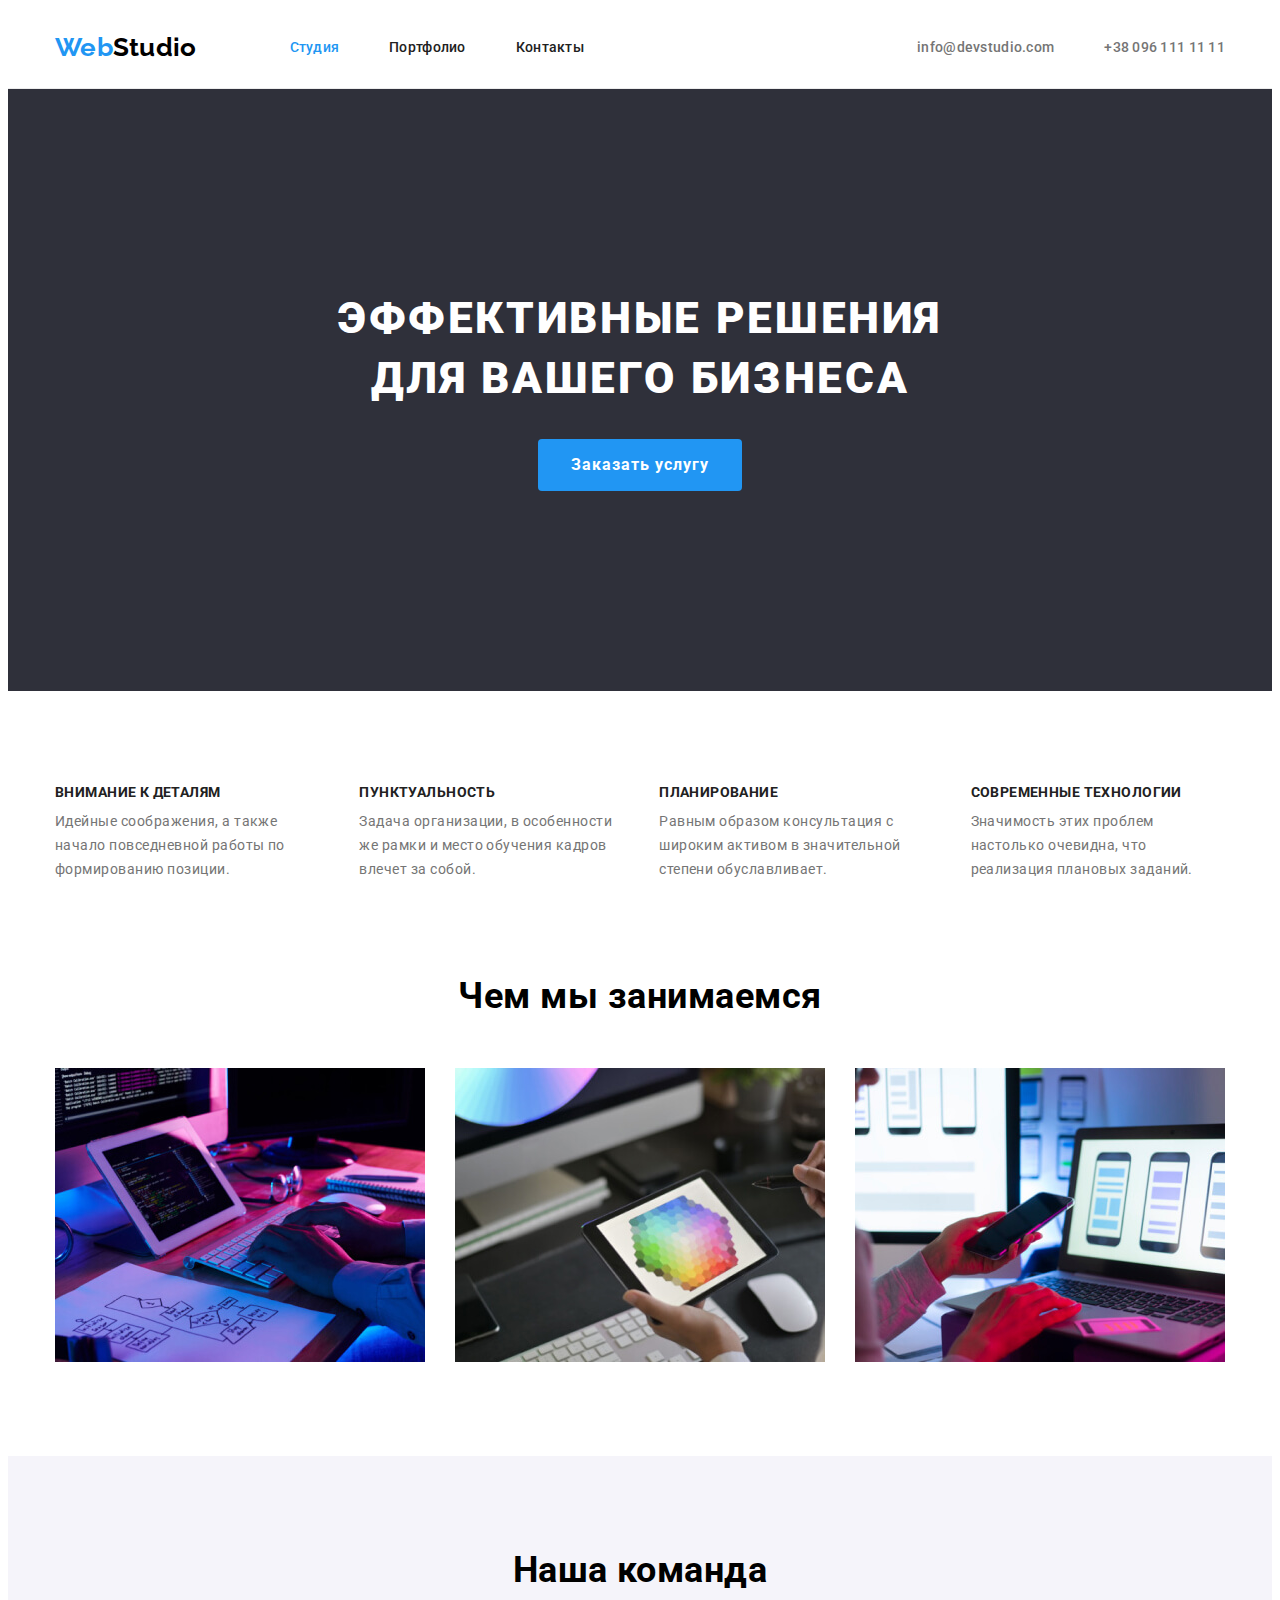
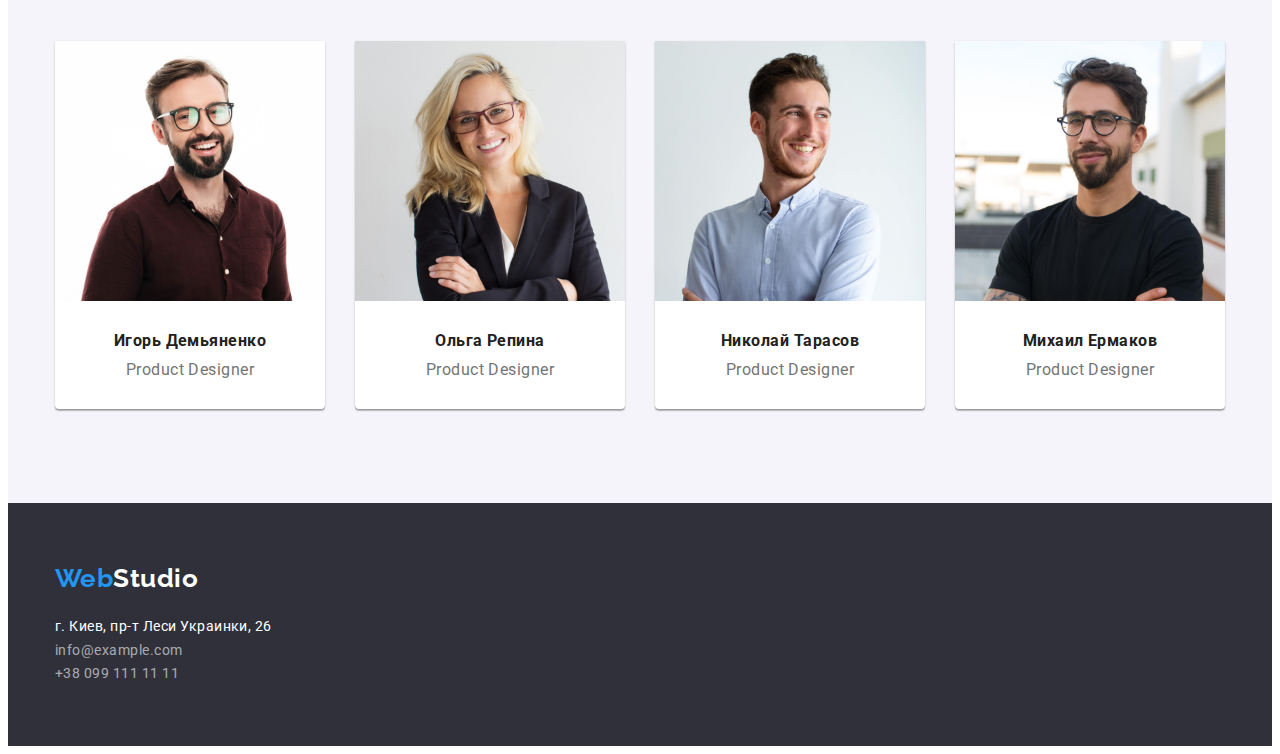
<file: index.html>
<!DOCTYPE html>
<html lang="ru">
  <head>
    <meta charset="UTF-8" />
    <meta http-equiv="X-UA-Compatible" content="IE=edge" />
    <meta name="viewport" content="width=device-width, initial-scale=1.0" />
    <title lang="en">WebStudio</title>
    <link
      rel="stylesheet"
      href="https://cdnjs.cloudflare.com/ajax/libs/modern-normalize/1.0.0/modern-normalize.min.css"
      integrity="sha512-ISS7cAi1PEhQ8jnbJpJZMd29NlhNj4AWYyLOSp2CE/CsHxTCu+r+t0D2yoJudVrd0/8fTVPUVDzY5Tvli75u/g=="
      crossorigin="anonymous"
    />
    <link
      href="https://fonts.googleapis.com/css2?family=Raleway:wght@700&family=Roboto:wght@400;500;700;900&display=swap"
      rel="stylesheet"
    />
    <link rel="stylesheet" href="./css/style.css" />
    <link rel="preconnect" href="https://fonts.gstatic.com" />
  </head>
  <body>
    <!-- header -->

    <header class="header-links">
      <div class="container header-nav">
        <nav class="nav">
          <div class="logo">
            <a class="logo-accent link" href="./index.html" lang="en"
              >Web<span class="logo-header link">Studio</span></a
            >
          </div>

          <!-- navigation -->
          <ul class="site-nav">
            <li class="header-item">
              <a class="link current" href="./index.html" rel="noopener noreferrer">Студия</a>
            </li>
            <li class="header-item"><a class="link" href="./portfolio.html" rel="noopener noreferrer">Портфолио</a></li>
            <li class="header-item"><a class="link" href="./" rel="noopener noreferrer">Контакты</a></li>
          </ul>

          <ul class="contact-header">
            <li class="header-item"><a class="link" href="mailto:info@devstudio.com">info@devstudio.com</a></li>
            <li class="header-item"><a class="link" href="tel:+380961111111">+38 096 111 11 11</a></li>
          </ul>
        </nav>
      </div>
    </header>

    <main>
      <!-- hero -->
      <section class="section hero">
        <div class="container">
          <h1 class="hero-title">Эффективные решения <span class="hero-second">для Вашего бизнеса</span></h1>
          <div class="box-hero">
            <button type="button" class="hero-button">Заказать услугу</button>
          </div>
        </div>
      </section>
      <!-- special -->
      <section class="section special">
        <div class="container">
          <h2 class="visually-hidden">Особенности</h2>
          <ul class="special-list">
            <li class="item">
              <h3 class="section-title-special">Внимание к деталям</h3>
              <p class="section-title-text">
                Идейные соображения, а также начало повседневной работы по формированию позиции.
              </p>
            </li>
            <li class="item">
              <h3 class="section-title-special">Пунктуальность</h3>
              <p class="section-title-text">
                Задача организации, в особенности же рамки и место обучения кадров влечет за собой.
              </p>
            </li>
            <li class="item">
              <h3 class="section-title-special">Планирование</h3>
              <p class="section-title-text">
                Равным образом консультация с широким активом в значительной степени обуславливает.
              </p>
            </li>
            <li class="item">
              <h3 class="section-title-special">Современные технологии</h3>
              <p class="section-title-text">
                Значимость этих проблем настолько очевидна, что реализация плановых заданий.
              </p>
            </li>
          </ul>
        </div>
      </section>
      <!-- section work -->
      <section class="section main-works">
        <div class="container">
          <h2 class="section-title-main">Чем мы занимаемся</h2>
          <ul class="works">
            <li class="item"><img src="./img/work_1.jpg" alt="Разработка" /></li>
            <li class="item"><img src="./img/work_2.jpg" alt="Оптимизация" /></li>
            <li class="item"><img src="./img/work_3.jpg" alt="Колористика" /></li>
          </ul>
        </div>
      </section>
      <!-- section team -->
      <section class="section team">
        <div class="container">
          <h2 class="section-title-main">Наша команда</h2>
          <ul class="team">
            <li class="team-item">
              <img src="./img/team_1.jpg" alt="Фото Игорь Демьяненко" width="270" height="260" />
              <div class="team-box">
                <h3 class="team-title">Игорь Демьяненко</h3>
                <p lang="en" class="team-text">Product Designer</p>
              </div>
            </li>
            <li class="team-item">
              <img src="./img/team_2.jpg" alt="Фото Ольга Репина" width="270" height="260" />
              <div class="team-box">
                <h3 class="team-title">Ольга Репина</h3>
                <p lang="en" class="team-text">Product Designer</p>
              </div>
            </li>
            <li class="team-item">
              <img src="./img/team_3.jpg" alt="Фото Николай Тарасов" width="270" height="260" />
              <div class="team-box">
                <h3 class="team-title">Николай Тарасов</h3>
                <p lang="en" class="team-text">Product Designer</p>
              </div>
            </li>
            <li class="team-item">
              <img src="./img/team_4.jpg" alt="Фото Михаил Ермаков" width="270" height="260" />
              <div class="team-box">
                <h3 class="team-title">Михаил Ермаков</h3>
                <p lang="en" class="team-text">Product Designer</p>
              </div>
            </li>
          </ul>
        </div>
      </section>
    </main>
    <!-- footer -->
    <footer class="footer">
      <div class="container">
        <div class="box-footer">
          <a class="logo-accent link" href="./index.html" lang="en">Web<span class="logo-footer">Studio</span></a>
        </div>
        <address>
          <ul>
            <li>
              <a
                class="map-link link"
                href="https://goo.gl/maps/cA7dK73E2n2DQmKTA"
                target="_blank"
                rel="noopener noreferrer"
                >г. Киев, пр-т Леси Украинки, 26</a
              >
            </li>
            <li><a class="contact-footer link" href="mailto:info@example.com">info@example.com</a></li>
            <li><a class="contact-footer link" href="tel:+380991111111">+38 099 111 11 11</a></li>
          </ul>
        </address>
      </div>
    </footer>
  </body>
</html>
</file>
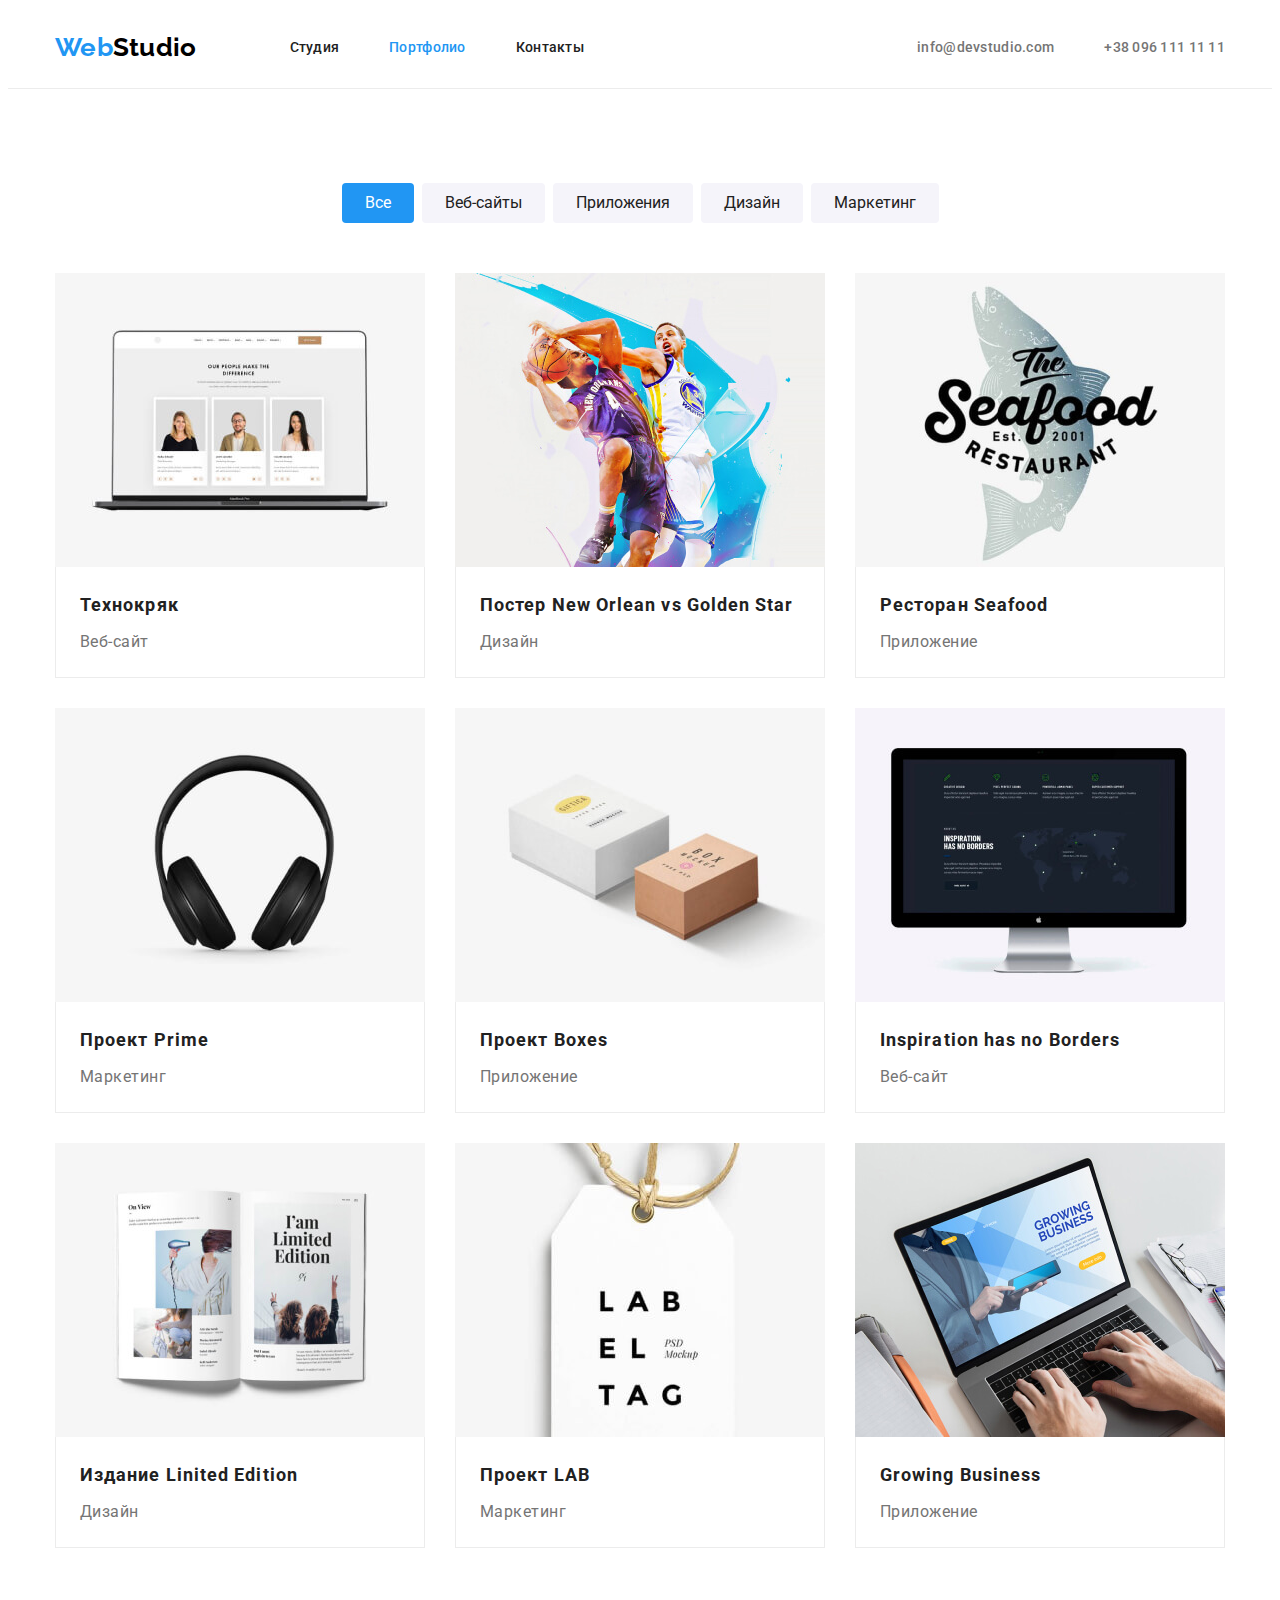
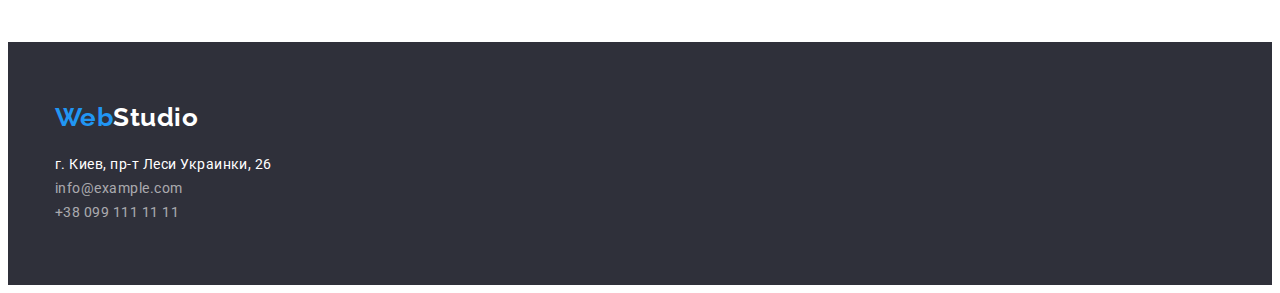
<file: portfolio.html>
<!DOCTYPE html>
<html lang="ru">
  <head>
    <meta charset="UTF-8" />
    <meta http-equiv="X-UA-Compatible" content="IE=edge" />
    <meta name="viewport" content="width=device-width, initial-scale=1.0" />
    <title lang="en">WebStudio</title>
    <link
      rel="stylesheet"
      href="https://cdnjs.cloudflare.com/ajax/libs/modern-normalize/1.0.0/modern-normalize.min.css"
      integrity="sha512-ISS7cAi1PEhQ8jnbJpJZMd29NlhNj4AWYyLOSp2CE/CsHxTCu+r+t0D2yoJudVrd0/8fTVPUVDzY5Tvli75u/g=="
      crossorigin="anonymous"
    />
    <link
      href="https://fonts.googleapis.com/css2?family=Raleway:wght@700&family=Roboto:wght@400;500;700;900&display=swap"
      rel="stylesheet"
    />
    <link rel="stylesheet" href="./css/style.css" />
    <link rel="preconnect" href="https://fonts.gstatic.com" />
  </head>
  <body>
    <!-- header -->

    <header class="header-links">
      <div class="container">
        <nav class="nav">
          <div class="logo">
            <a class="logo-accent link" href="./index.html" lang="en"
              >Web<span class="logo-header link">Studio</span></a
            >
          </div>

          <!-- navigation -->
          <ul class="site-nav">
            <li class="header-item"><a class="link" href="./index.html" rel="noopener noreferrer">Студия</a></li>
            <li class="header-item">
              <a class="link current" href="./portfolio.html" rel="noopener noreferrer">Портфолио</a>
            </li>
            <li class="header-item"><a class="link" href="./" rel="noopener noreferrer">Контакты</a></li>
          </ul>

          <ul class="contact-header">
            <li class="header-item"><a class="link" href="mailto:info@devstudio.com">info@devstudio.com</a></li>
            <li class="header-item"><a class="link" href="tel:+380961111111">+38 096 111 11 11</a></li>
          </ul>
        </nav>
      </div>
    </header>
    <main>
      <!-- projects -->
      <section class="section">
        <div class="container">
          <h1 class="visually-hidden">Наши работы</h1>
          <!-- filter -->
          <ul class="filter">
            <li class="button-item"><button type="button" class="portfolio-button current">Все</button></li>
            <li class="button-item"><button type="button" class="portfolio-button">Веб-сайты</button></li>
            <li class="button-item"><button type="button" class="portfolio-button">Приложения</button></li>
            <li class="button-item"><button type="button" class="portfolio-button">Дизайн</button></li>
            <li class="button-item"><button type="button" class="portfolio-button">Маркетинг</button></li>
          </ul>
          <!-- project cards -->
          <ul class="card">
            <li class="card-item">
              <img src="./img/portfolio/img.jpg" alt="Технокряк" />
              <div class="card-box">
                <h3 class="card-title">Технокряк</h3>
                <p class="card-text">Веб-сайт</p>
              </div>
            </li>
            <li class="card-item">
              <img src="./img/portfolio/img2.jpg" alt="Постер" />
              <div class="card-box">
                <h3 class="card-title">Постер <span lang="en">New Orlean vs Golden Star</span></h3>
                <p class="card-text">Дизайн</p>
              </div>
            </li>
            <li class="card-item">
              <img src="./img/portfolio/img3.jpg" alt="Ресторан" />
              <div class="card-box">
                <h3 class="card-title">Ресторан <span lang="en">Seafood</span></h3>
                <p class="card-text">Приложение</p>
              </div>
            </li>
            <li class="card-item">
              <img src="./img/portfolio/img4.jpg" alt="Проект" />
              <div class="card-box">
                <h3 class="card-title">Проект <span lang="en">Prime</span></h3>
                <p class="card-text">Маркетинг</p>
              </div>
            </li>
            <li class="card-item">
              <img src="./img/portfolio/img5.jpg" alt="Проект" />
              <div class="card-box">
                <h3 class="card-title">Проект <span lang="en">Boxes</span></h3>
                <p class="card-text">Приложение</p>
              </div>
            </li>
            <li class="card-item">
              <img src="./img/portfolio/img6.jpg" alt="Веб-сайт" />
              <div class="card-box">
                <h3 class="card-title" lang="en">Inspiration has no Borders</h3>
                <p class="card-text">Веб-сайт</p>
              </div>
            </li>
            <li class="card-item">
              <img src="./img/portfolio/img7.jpg" alt="Издание" />
              <div class="card-box">
                <h3 class="card-title">Издание <span lang="en">Linited Edition</span></h3>
                <p class="card-text">Дизайн</p>
              </div>
            </li>
            <li class="card-item">
              <img src="./img/portfolio/img8.jpg" alt="Проект" />
              <div class="card-box">
                <h3 class="card-title">Проект <span lang="en">LAB</span></h3>
                <p class="card-text">Маркетинг</p>
              </div>
            </li>
            <li class="card-item">
              <img src="./img/portfolio/img9.jpg" alt="Приложение" />
              <div class="card-box">
                <h3 class="card-title" lang="en">Growing Business</h3>
                <p class="card-text">Приложение</p>
              </div>
            </li>
          </ul>
        </div>
      </section>
    </main>
    <!-- footer -->
    <footer class="footer">
      <div class="container">
        <div class="box-footer">
          <a class="logo-accent link" href="./index.html" lang="en">Web<span class="logo-footer">Studio</span></a>
        </div>
        <address>
          <ul>
            <li>
              <a
                class="map-link link"
                href="https://goo.gl/maps/cA7dK73E2n2DQmKTA"
                target="_blank"
                rel="noopener noreferrer"
                >г. Киев, пр-т Леси Украинки, 26</a
              >
            </li>
            <li><a class="contact-footer link" href="mailto:info@example.com">info@example.com</a></li>
            <li><a class="contact-footer link" href="tel:+380991111111">+38 099 111 11 11</a></li>
          </ul>
        </address>
      </div>
    </footer>
  </body>
</html>
</file>
<file: css/style.css>
html {
   box-sizing: border-box;
}

*,
*::before,
*::after {
   box-sizing: inherit;
}

h1,
h2,
h3,
h4,
h5,
h6,
p {
	margin-top: 0;
}

img {
   display: block;
   max-width: 100%;
   height: auto;
   margin: 0;
}

ul { 
   list-style: none;
   padding-left: 0;
   margin: 0;
}

:root {
   --diverse-text-color: #000;
   --main-text-color: #212121;
   --second-text-clr: #757575;
   --third-text-clr: #FFFFFF; 
   --accent-text-clr: #2196F3;
   --contact-footer: rgba(255, 255, 255, 0.6);
   --main-background-clr: #FFFFFF;
   --second-background-clr: #F5F4FA;
   --third-background-clr: #2F303A;
   --header-border: #ececec;
   --work-border: #EEEEEE;
   --box-shadow-team: 0px 1px 3px rgba(0, 0, 0, 0.12), 0px 1px 1px rgba(0, 0, 0, 0.14), 0px 2px 1px rgba(0, 0, 0, 0.2);
}

body {
   font-family: 'Roboto', sans-serif;
   letter-spacing: .03em;
   color: var(--second-text-clr);

   background-color: var(--main-background-clr);
}

.container {
   width: 1200px;
   padding-left: 15px;
   padding-right: 15px;
   margin: 0 auto;
   } 

.section {
   padding-top: 94px;
   padding-bottom: 94px;
}

.link { text-decoration: none; }

/* main header styles */

.header-links {
   font-size: 14px;
   font-weight: 500;
   line-height: 1.14;
   letter-spacing: .02em;

   border-bottom: 1px solid var(--header-border);
}

.nav {
   display: flex;
   align-items: center;
}

.logo {
   padding-top: 24px;
   padding-bottom: 24px;
   margin-right: 93px;
}

.logo-accent {
   font-family: 'Raleway', sans-serif;
   font-size: 26px;
   font-weight: 700;
   line-height: 1.2;
   color: var(--accent-text-clr);
}

.logo-header {
   font-family: 'Raleway', sans-serif;
   font-size: 26px;
   font-weight: 700;
   line-height: 1.2px;
   color: var(--diverse-text-color);
}

.site-nav {
   display: flex;
   padding-top: 32px;
   padding-bottom: 32px;
}

.header-item:not(:last-child) { margin-right: 50px; }

.site-nav .link { color: var(--main-text-color); }

.contact-header {
   display: flex;
   padding-top: 32px;
   padding-bottom: 32px;
   margin-left: auto;
}
.contact-header .link { color: var(--second-text-clr); }


.site-nav .link:hover,  
.site-nav .link:focus,
.site-nav .link.current,
.contact-header .link:hover,
.contact-header .link:focus,
.logo-header:hover,
.logo-header:focus,
.contact-footer:hover,
.contact-footer:focus,
.map-link:hover,
.map-link:focus {
   color: var(--accent-text-clr); 
}

/* main body styles */

.hero-button,
.portfolio-button {
   font-family: inherit;
   cursor: pointer;
}

.visually-hidden {
   position: absolute;
   width: 1px;
   height: 1px;
   margin: -1px;
   border: 0;
   padding: 0;

   white-space: nowrap;
   clip-path: inset(100%);
   clip: rect(0 0 0 0);
   overflow: hidden;
}

/*
* main content index.html 
*/

/* section hero */

.hero,
.footer { 
   background-color: var(--third-background-clr);
}

.hero .container {
   text-align: center;
   /* margin-left: auto;
   margin-right: auto; */
   padding-top: 200px;
   padding-bottom: 200px;
}

.section.hero {
   padding-top: 0px;
   padding-bottom: 0px;
}

.hero-title {
   font-size: 44px;
   font-weight: 900;
   line-height: 1.36;
   letter-spacing: .06em;
   color: #FFFFFF;
   text-transform: uppercase;
   margin-bottom: 30px;
}
.hero-second { display: block; }

.hero-button {
   font-size: 16px;
   font-weight: 700;
   line-height: 1.87;
   letter-spacing: .06em;
   color: var(--third-text-clr);
   text-align: center;
   border-radius: 4px;
   padding: 10px 32px;
   min-width: 200px;
   border: 1px solid transparent ;

   background-color: var(--accent-text-clr);
}

.hero-button:hover,
.hero-button:focus {
   color: var(--accent-text-clr);
   border: 1px solid var(--accent-text-clr) ;

   background-color: var(--third-text-clr);
}

/* section special */
.section.special {
   padding-top: 94px;
   padding-bottom: 94px;
}

.special-list { display: flex; }

.special-list > .item:not(:last-child){ margin-right: 30px; }

.section-title-special {
   margin-bottom: 10px;

   font-size: 14px;
   font-weight: 700;
   line-height: 1.14;
   letter-spacing: .03em;
   color:var(--main-text-color);
   text-transform: uppercase;
   }
   
.section-title-text {
   margin-bottom: 0;

   font-size: 14px;
   line-height: 1.7;
   
}
/* section work */

.section.main-works { padding-top: 0px; }

.section-title-main {
   margin-bottom: 50px;

   font-size: 36px;
   font-weight: 700;
   line-height: 1.16;
   color: var(--diverse-text-color);
   text-align: center;
}

.works { display: flex; }

.works > .item:not(:last-child) { margin-right: 30px; }

/* section team */

.section.team { 
   text-align: center;
   background-color: var(--second-background-clr);
}

.team {
   display: flex;
}

.team-item:not(:last-child) {
   margin-right: 30px;
}

.team-item {
   background: var(--main-background-clr);

   padding-top: 0px;
   padding-bottom: 30px;
   box-shadow: var(--box-shadow-team);
   border-radius: 0px 0px 4px 4px;

}
.team-box {
   margin-top: 30px;
}

.team-title {
   font-size: 16px;
   line-height: 1.19;
   color: var(--main-text-color);
   margin-bottom: 10px;
}

.team-text{
   font-size: 16px;
   line-height: 1.19;
   margin-bottom: 0;
}

/* footer */

.footer {
   display: block;
   padding-top: 60px;
   padding-bottom: 60px;
}
.box-footer { 
   margin-bottom: 20px; }

.logo-footer {
   font-family: 'Raleway', sans-serif;
   font-size: 26px;
   font-weight: 700;
   line-height: 1.19;
   color: var(--third-text-clr);
}

.logo-footer:hover,
.logo-footer:focus {
   color: var(--accent-text-clr);
}

.map-link {
   font-size: 14px;
   font-style: normal;
   line-height: 1.71;
   color: var(--third-text-clr);
}

.contact-footer {
   margin-top: 9px;

   font-size: 14px;
   font-style: normal;
   line-height: 1.71;
   color: var(--contact-footer)
}

/* 
*section portfolio.html 
*/

.filter {
   display: flex;
   justify-content: center;
}

.portfolio-button {
   font-size: 16px;
   line-height: 1.62;
   text-align: center;
   color: var(--main-text-color);
   border-radius: 4px;
   border: 1px solid transparent;
   padding: 6px 22px;

   background-color: var(--second-background-clr);
}

.button-item:not(:last-child) { margin-right: 8px; }

.portfolio-button.current,
.portfolio-button:hover,
.portfolio-button:focus {
   color: var(--third-text-clr);

   background-color: var(--accent-text-clr);
}

.card {
   margin-top: 50px;
   display: flex;
   flex-wrap: wrap;
}

.card-item {
   width: 370px;
   margin-top: 30px;
   margin-left: 30px;
}

.card-item:nth-child(3n + 1) { margin-left: 0; }

.card-item:nth-child(-n + 3) { margin-top: 0; }

.card-box {
   padding: 20px 24px;
   background: var(--main-background-clr);
   border: 1px solid var(--header-border);
   border-top: 0; 
}

.card-title {
   margin-bottom: 0;
   font-size: 18px;
   font-weight: 700;
   line-height: 2;
   letter-spacing: .06em;
   color: var(--main-text-color);

}

.card-text {
   font-size: 16px;
   line-height: 1.87;
   color: var(--second-text-clr);
   margin-top: 4px;
   margin-bottom: 0;
}
</file>
